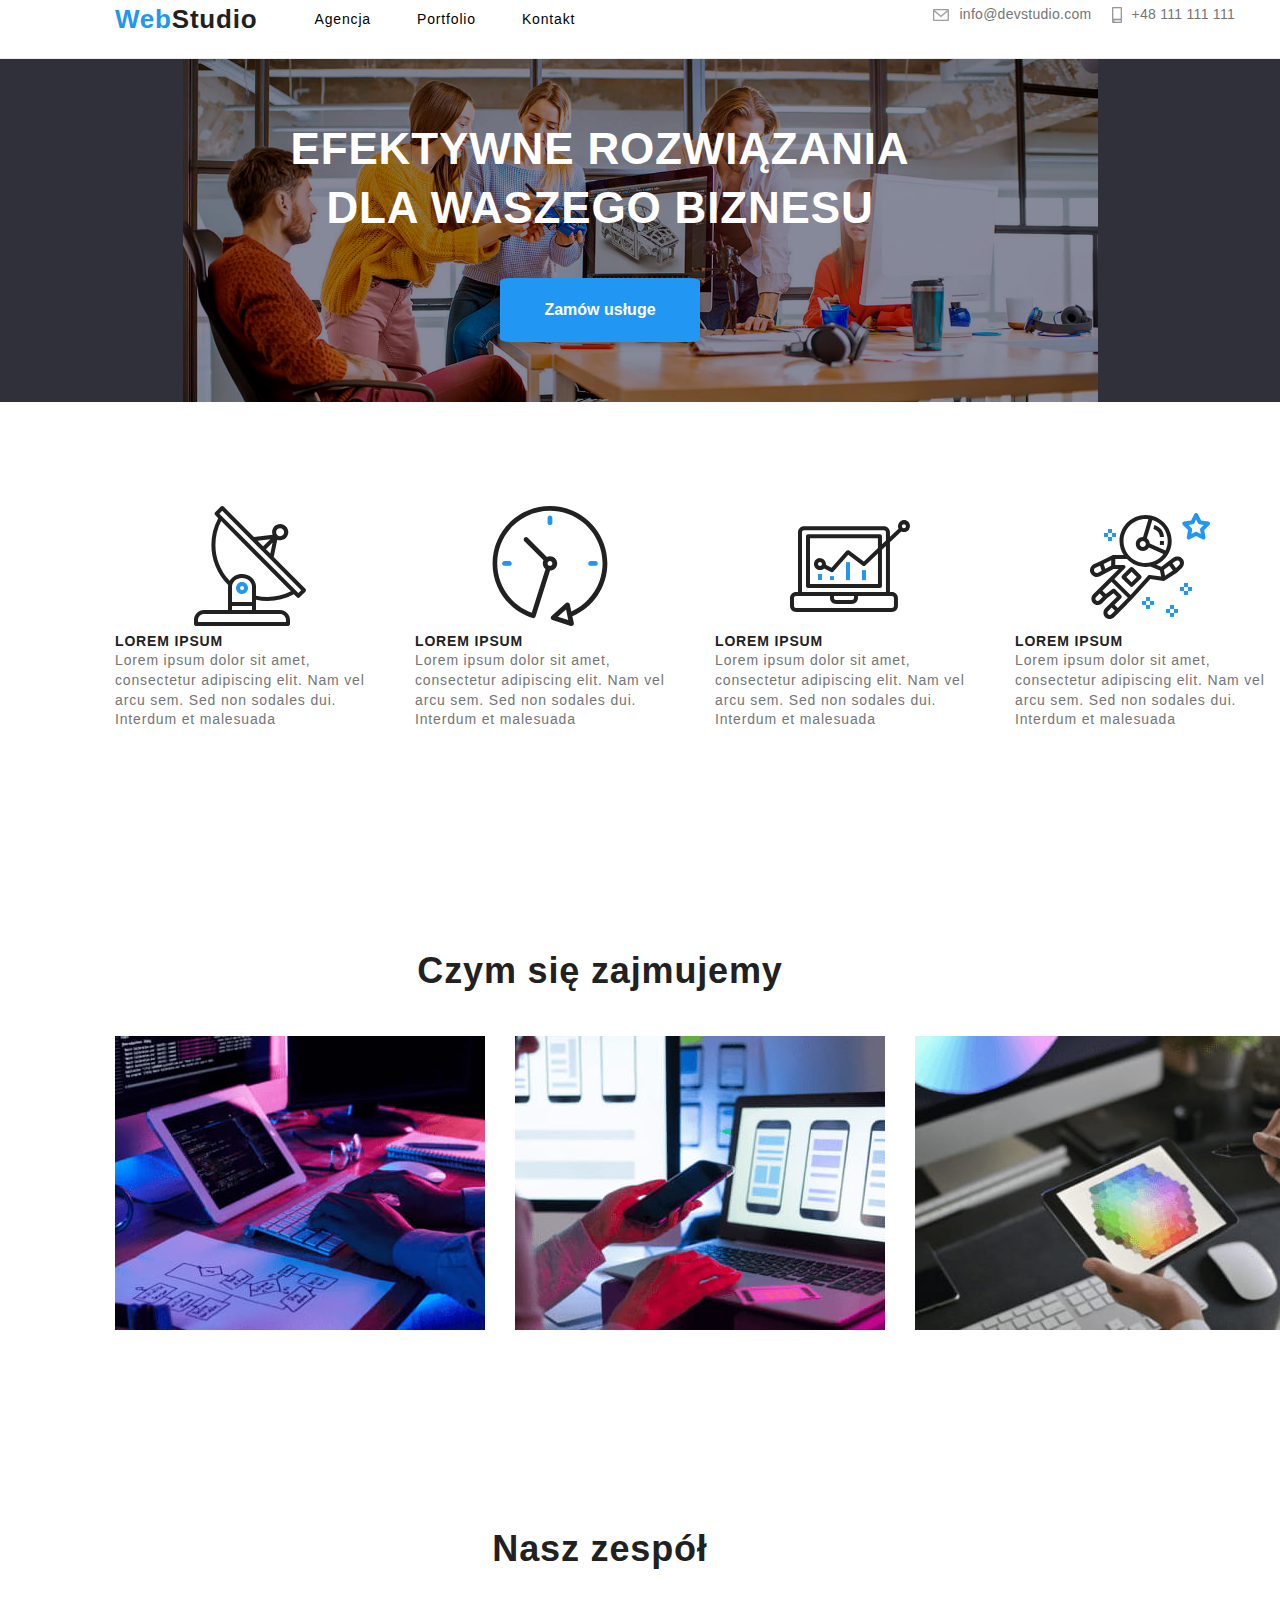
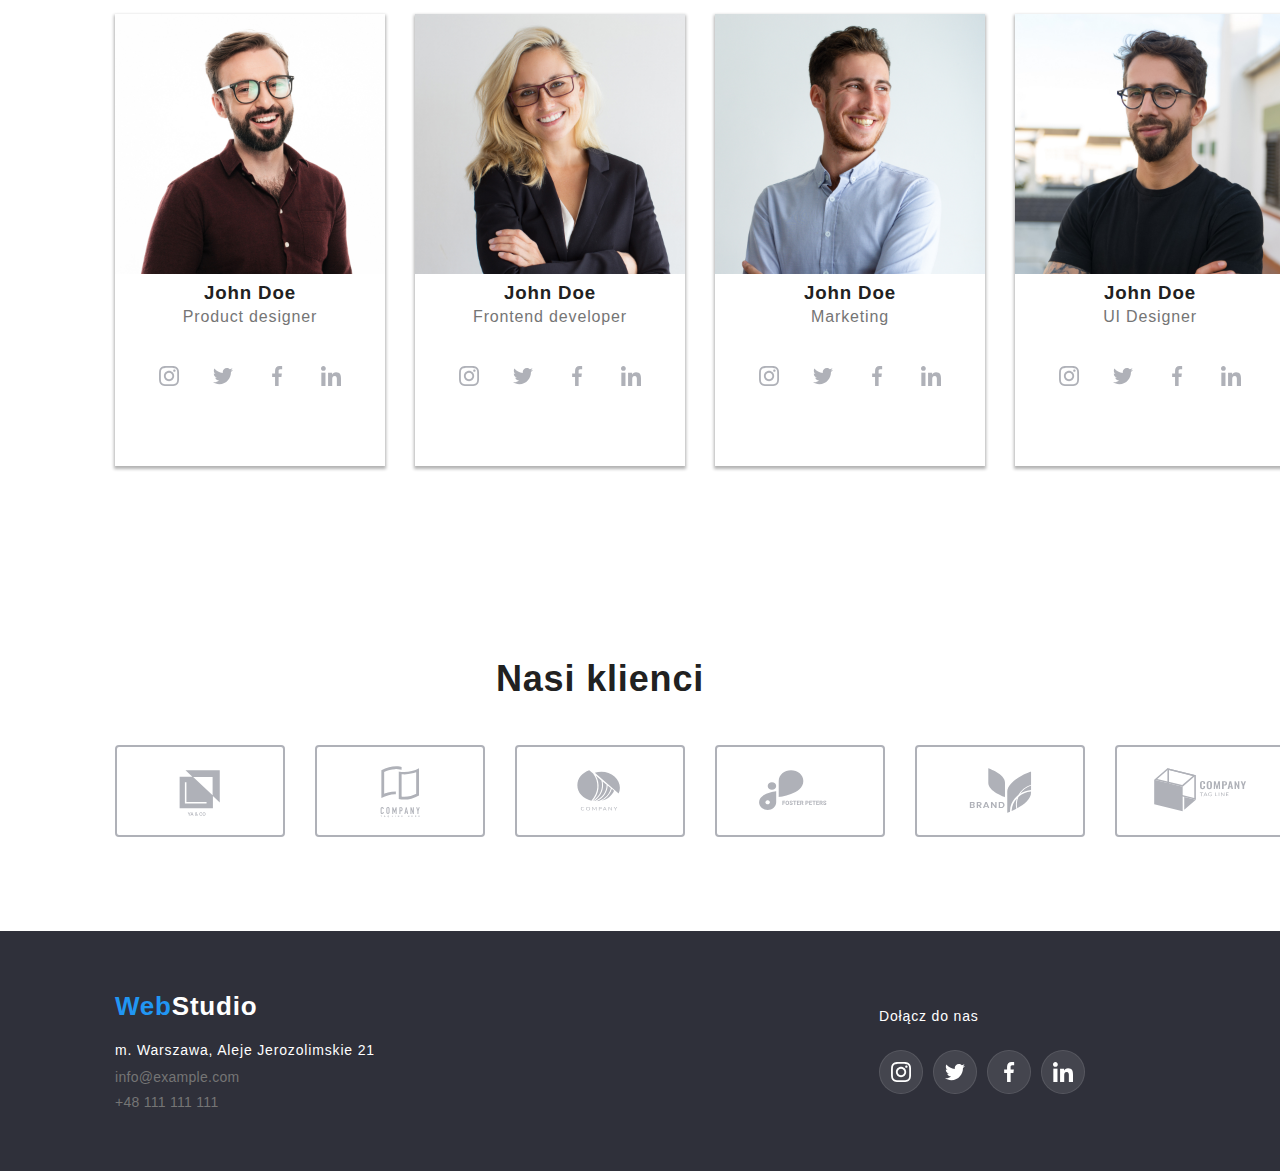
<file: index.html>
<!DOCTYPE html>
<html lang="pl">
<head>
	<meta charset="UTF-8">
	<meta name="viewport" content="width=device-width, initial-scale=1.0">
	<title>WebStudio</title>
	<link href="css/modern-normalize.min.css" rel="stylesheet">
	<link rel="preconnect" href="https://fonts.googleapis.com/">
	<link rel="preconnect" href="https://fonts.gstatic.com/">
	<link href="https://fonts.googleapis.com/css2?family=Tangerine:wght@700&display=swap" rel="stylesheet">
	<link href="css/styles.css" rel="stylesheet">
</head>
<body>
	<header>
		<div class="poziom header">
		<a href="index.html" target="_self" class="logo link"><span class="web">Web</span><span style="color: rgba(33, 33, 33, 1);">Studio</span></a>
		<nav class="menu">
			<ul class="poziom">
				<li><a class="menuopcja link" href="#"  target="_self">Agencja</a></li>
				<li><a class="menuopcja link" href="portfolio.html"  target="_self">Portfolio</a></li>
				<li><a class="menuopcja link" href="#"  target="_self">Kontakt</a></li>
			</ul>
		</nav>
		<ul class="poziom kontakty">
			<li><a class="link kontakt poziom" href="mailto:info@devstudio.com">
				<svg class="icon" width="16" height="12">
					<use href="./images/icons.svg#icon-envelope"></use>
				</svg>
				info@devstudio.com</a></li>
			<li><a class="link kontakt poziom" href="tel:48111111111">
				<svg class="icon" width="10" height="16">
					<use href="images/icons.svg#icon-smartphone"></use>
				</svg> +48 111 111 111</a></li>
		</ul>
		</div>
	</header>
	<main>
		<!-- pierwsekcja (flex?(problem z wyśrodkowaniem bez tego)) -->
		<section class="ciemnasek section sekh" id="sekh1" 
		style="background-image: url('images/sekcja_nag1/img.jpg');
		background-repeat: no-repeat;
		background-position: center;
		background-size: contain;">
			<div class="container">
			<div class="centrum">
				<h1 class="naguwek">EFEKTYWNE ROZWIĄZANIA DLA WASZEGO BIZNESU </h1><!-- czy na pewno h1 powinno być tym a nie WebStudio?--></div>
			<div class="centrum">
				<button class="przycisk" type="button">Zamów usługe</button>
			</div>
			</div>
		</section>
		<!-- Nasze atuty -->
		<section class="section">
			<div class="container">
			<h2 hidden>Nasze atuty</h2>
			<ul class="poziom poziomlista">
				<li>
					<svg class="icon" width="270" height="120"><use href="./images/icons.svg#icon-antenna"></use></svg>
					<p class="wazne">LOREM IPSUM</p>
					<p class="zwykle">Lorem ipsum dolor sit amet, consectetur adipiscing elit. Nam vel arcu sem. Sed non sodales dui. Interdum et malesuada</p>
				</li>
				<li>
					<svg class="icon" width="270" height="120"><use href="./images/icons.svg#icon-clock"></use></svg>
					<p class="wazne">LOREM IPSUM</p>
					<p class="zwykle">Lorem ipsum dolor sit amet, consectetur adipiscing elit. Nam vel arcu sem. Sed non sodales dui. Interdum et malesuada</p>
				</li>
				<li>
					<svg class="icon" width="270" height="120"><use href="./images/icons.svg#icon-diagram"></use></svg>
					<p class="wazne">LOREM IPSUM</p>
					<p class="zwykle">Lorem ipsum dolor sit amet, consectetur adipiscing elit. Nam vel arcu sem. Sed non sodales dui. Interdum et malesuada</p>
				</li>
				<li>
					<svg class="icon" width="270" height="120"><use href="./images/icons.svg#icon-astronaut"></use></svg>
					<p class="wazne">LOREM IPSUM</p>
					<p class="zwykle">Lorem ipsum dolor sit amet, consectetur adipiscing elit. Nam vel arcu sem. Sed non sodales dui. Interdum et malesuada</p>
				</li>
			</ul>
			</div>
		</section>
		<!--Czym się zajmujemy-->
		<section class="section">
			<div class="container">
			<h2 class="naguwek wazne">Czym się zajmujemy</h2>
			<ul class="poziomlista">
				<li><img src="images/Czym_się_zajmujemy/komputer.jpg" alt="komputer, pisanie kodu" width="370" height="294"></li>
				<li><img src="images/Czym_się_zajmujemy/laptop.jpg" alt="laptop, układ graficzny" width="370" height="294"></li>
				<li><img src="images/Czym_się_zajmujemy/tablet.jpg" alt="tablet, paleta kolorów" width="370" height="294"></li>
			</ul>
			</div>	
		</section>
		<!--Nasz zespół-->
		<section class="section">
			<div class="container">
			<h2 class="naguwek wazne">Nasz zespół</h2>
			<ul class="poziomlista">
				<li class="naszkarta">
					<figure>
						<img src="images/Nasz_zespół/product_designer.jpg" alt="Product designer" width="270" height="260">
						<figcaption class="naguwek">
							<h3 class="wazne">John Doe</h3>
							<p class="zwykle">Product designer</p>
							<ul class="poziom socjalki">
								<li>
									<div class="socjalka">
										<svg class="icon" width="20" height="20">
											<use href="./images/icons.svg#icon-instagram"></use>
										</svg>
									</div>
								</li>
								<li>
									<div class="socjalka">
										<svg class="icon" width="20" height="20">
											<use href="./images/icons.svg#icon-twitter"></use>
										</svg>
									</div>
								</li>
								<li>
									<div class="socjalka">
										<svg class="icon" width="20" height="20">
											<use href="./images/icons.svg#icon-facebook"></use>
										</svg>
									</div>
								</li>
								<li>
									<div class="socjalka">
										<svg class="icon" width="20" height="20">
											<use href="./images/icons.svg#icon-linkedin"></use>
										</svg>
									</div>
								</li>
							</ul>
						</figcaption>
					</figure>
				</li>
				<li class="naszkarta">
					<figure>
						<img src="images/Nasz_zespół/frontend_developer.jpg" alt="Frontend developer" width="270" height="260">
						<figcaption class="naguwek">
							<h3 class="wazne">John Doe</h3>
							<p class="zwykle">Frontend developer</p>
							<ul class="poziom socjalki">
								<li>
									<div class="socjalka">
										<svg class="icon" width="20" height="20">
											<use href="./images/icons.svg#icon-instagram"></use>
										</svg>
									</div>
								</li>
								<li>
									<div class="socjalka">
										<svg class="icon" width="20" height="20">
											<use href="./images/icons.svg#icon-twitter"></use>
										</svg>
									</div>
								</li>
								<li>
									<div class="socjalka">
										<svg class="icon" width="20" height="20">
											<use href="./images/icons.svg#icon-facebook"></use>
										</svg>
									</div>
								</li>
								<li>
									<div class="socjalka">
										<svg class="icon" width="20" height="20">
											<use href="./images/icons.svg#icon-linkedin"></use>
										</svg>
									</div>
								</li>
							</ul>
						</figcaption>
					</figure>
				</li>
				<li class="naszkarta">
					<figure>
						<img src="images/Nasz_zespół/marketing.jpg" alt="Marketing" width="270" height="260">
						<figcaption class="naguwek">
							<h3 class="wazne">John Doe</h3>
							<p class="zwykle">Marketing</p>
							<ul class="poziom socjalki">
								<li>
									<div class="socjalka">
										<svg class="icon" width="20" height="20">
											<use href="./images/icons.svg#icon-instagram"></use>
										</svg>
									</div>
								</li>
								<li>
									<div class="socjalka">
										<svg class="icon" width="20" height="20">
											<use href="./images/icons.svg#icon-twitter"></use>
										</svg>
									</div>
								</li>
								<li>
									<div class="socjalka">
										<svg class="icon" width="20" height="20">
											<use href="./images/icons.svg#icon-facebook"></use>
										</svg>
									</div>
								</li>
								<li>
									<div class="socjalka">
										<svg class="icon" width="20" height="20">
											<use href="./images/icons.svg#icon-linkedin"></use>
										</svg>
									</div>
								</li>
							</ul>
						</figcaption>
					</figure>
				</li>
				<li class="naszkarta">
					<figure>
						<img src="images/Nasz_zespół/ui_designer.jpg" alt="UI Designer" width="270" height="260">
						<figcaption class="naguwek">
							<h3 class="wazne">John Doe</h3>
							<p class="zwykle">UI Designer</p>
							<ul class="poziom socjalki">
								<li>
									<div class="socjalka">
										<svg class="icon" width="20" height="20">
											<use href="./images/icons.svg#icon-instagram"></use>
										</svg>
									</div>
								</li>
								<li>
									<div class="socjalka">
										<svg class="icon" width="20" height="20">
											<use href="./images/icons.svg#icon-twitter"></use>
										</svg>
									</div>
								</li>
								<li>
									<div class="socjalka">
										<svg class="icon" width="20" height="20">
											<use href="./images/icons.svg#icon-facebook"></use>
										</svg>
									</div>
								</li>
								<li>
									<div class="socjalka">
										<svg class="icon" width="20" height="20">
											<use href="./images/icons.svg#icon-linkedin"></use>
										</svg>
									</div>
								</li>
							</ul>
						</figcaption>
					</figure>
				</li>
			</ul>
			</div>
		</section>
		<!--Nasi klienci-->
		<section class="section">
			<div class="container">
			<h2 class="naguwek wazne">Nasi klienci</h2>
			<ul class="poziomlista">
				<li>
					<div class="Klient">
						<svg class="icon">
							<use href="./images/icons.svg#icon-Client-1"></use>
						</svg>
					</div>
				</li>
				<li>
					<div class="Klient">
						<svg class="icon">
							<use href="./images/icons.svg#icon-Client-2"></use>
						</svg>
					</div>
				</li>
				<li>
					<div class="Klient">
						<svg class="icon">
							<use href="./images/icons.svg#icon-Client-3"></use>
						</svg>
					</div>
				</li>
				<li>
					<div class="Klient">
						<svg class="icon">
							<use href="./images/icons.svg#icon-Client-4"></use>
						</svg>
					</div>
				</li>
				<li>
					<div class="Klient">
						<svg class="icon">
							<use href="./images/icons.svg#icon-Client-5"></use>
						</svg>
					</div>
				</li>
				<li>
					<div class="Klient">
						<svg class="icon">
							<use href="./images/icons.svg#icon-Client-6"></use>
						</svg>
					</div>
				</li>
			</ul>
			</div>
		</section>
	</main>
	<footer class="ciemnasek" >
		<div class="container poziom">
		<div>
		<a href="index.html" target="_self" class="logo link"><span class="web">Web</span><span>Studio</span></a>
		<ul class="liststop">
			<li class="listel"><a class="link" href="https://www.google.pl/maps/place/aleje+Jerozolimskie+21,+00-508+Warszawa/" target="_blank" rel="noopenernorefferencenofollow">m. Warszawa, Aleje Jerozolimskie 21</a><address></address></li>
			<li class="listel"><a class="link kontakt" href="mailto:info@example.com">info@example.com</a></li>
			<li class="listel"><a class="link kontakt" href="tel:48111111111">+48 111 111 111</a></li>
		</ul>
		</div>
		<div>
		<span>Dołącz do nas</span>
		<ul class="poziom socjalki">
			<li>
				<div class="socjalka">
					<svg class="icon" width="20" height="20">
						<use href="./images/icons.svg#icon-instagram"></use>
					</svg>
				</div>
			</li>
			<li>
				<div class="socjalka">
					<svg class="icon" width="20" height="20">
						<use href="./images/icons.svg#icon-twitter"></use>
					</svg>
				</div>
			</li>
			<li>
				<div class="socjalka">
					<svg class="icon" width="20" height="20">
						<use href="./images/icons.svg#icon-facebook"></use>
					</svg>
				</div>
			</li>
			<li>
				<div class="socjalka">
					<svg class="icon" width="20" height="20">
						<use href="./images/icons.svg#icon-linkedin"></use>
					</svg>
				</div>
			</li>
		</ul>
		</div>
		</div>
	</footer>
</body>
</html>
</file>
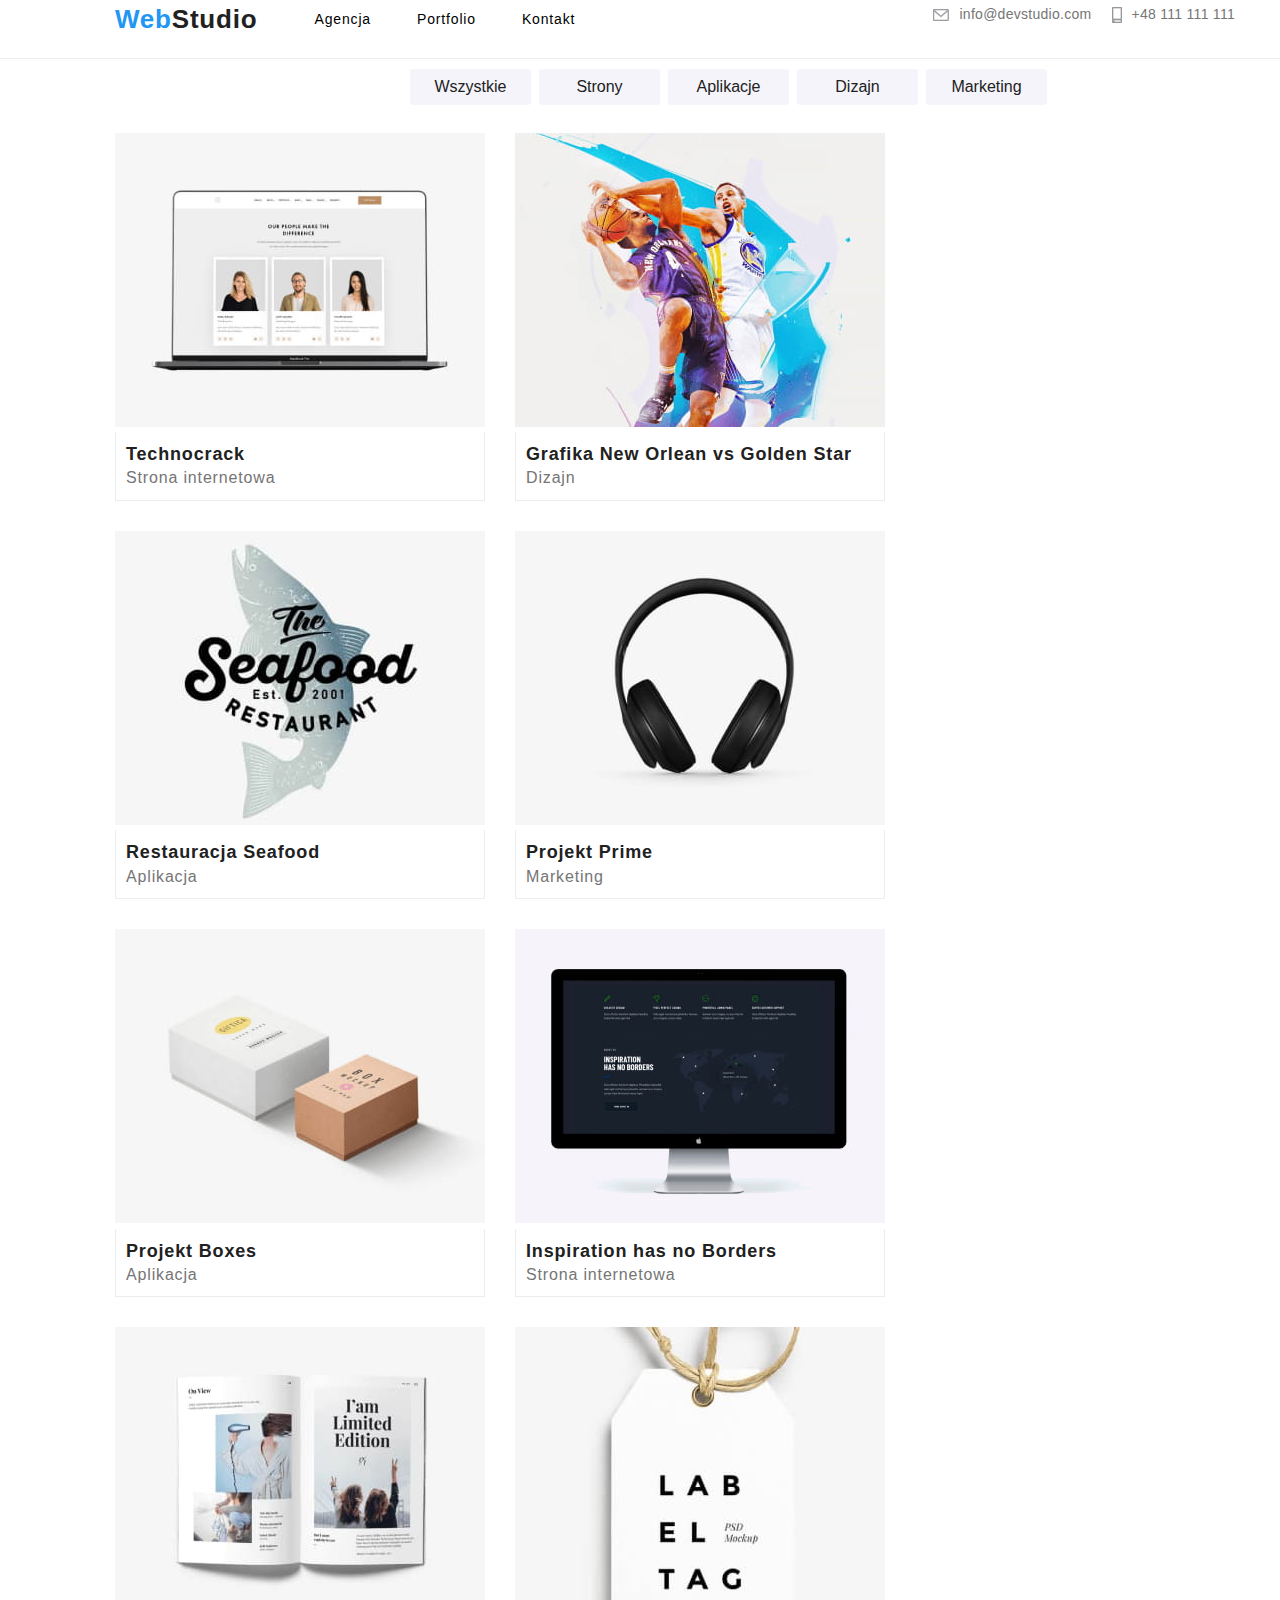
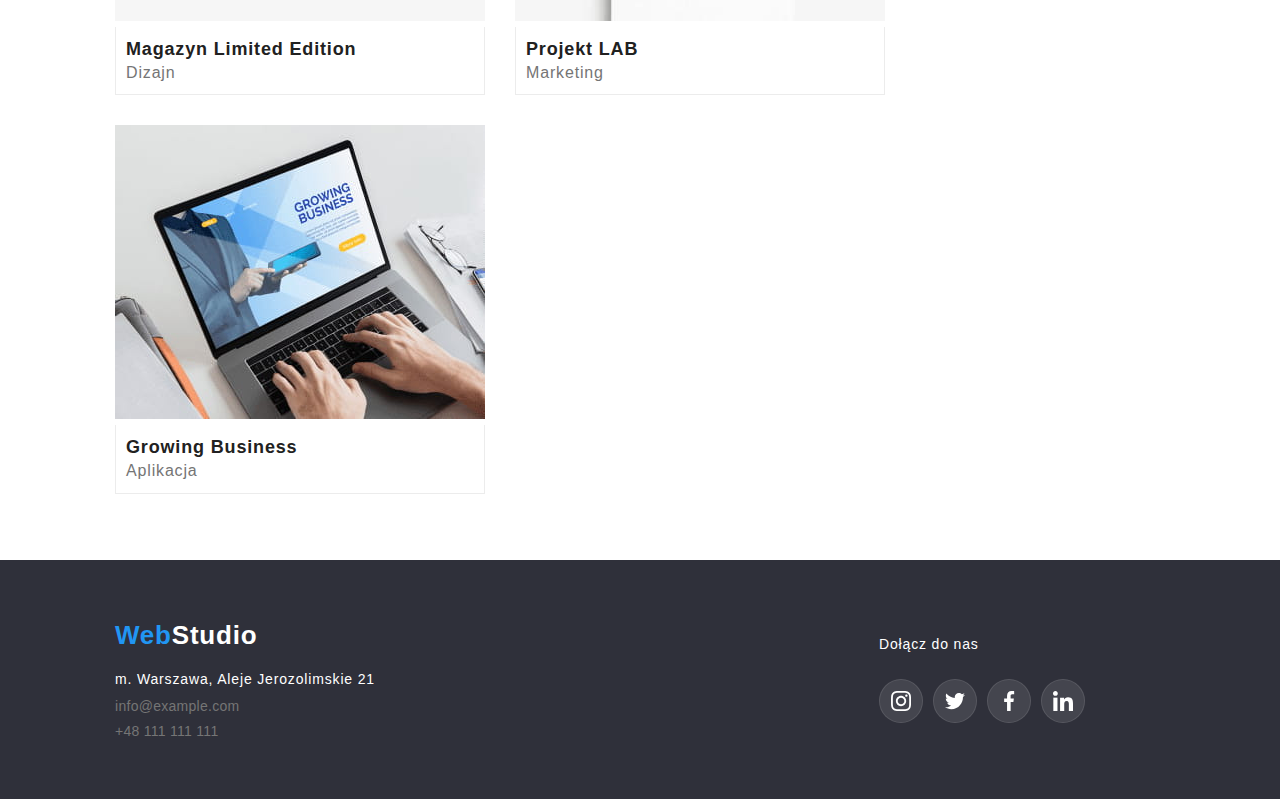
<file: portfolio.html>
<!DOCTYPE html>
<html lang="pl">
<head>
	<meta charset="UTF-8">
	<meta name="viewport" content="width=device-width, initial-scale=1.0">
	<title>WebStudio</title>
	<link href="css/modern-normalize.min.css" rel="stylesheet">
    <link rel="preconnect" href="https://fonts.googleapis.com/">
	<link rel="preconnect" href="https://fonts.gstatic.com/">
	<link href="https://fonts.googleapis.com/css2?family=Tangerine:wght@700&display=swap" rel="stylesheet">
    <link href="css/styles.css" rel="stylesheet">
</head>
<body>
    <header>
		<div class="poziom header">
		<a href="index.html" target="_self" class="logo link"><span class="web">Web</span><span style="color: rgba(33, 33, 33, 1);">Studio</span></a>
		<nav class="menu">
			<ul class="poziom">
				<li><a class="menuopcja link" href="#"  target="_self">Agencja</a></li>
				<li><a class="menuopcja link" href="portfolio.html"  target="_self">Portfolio</a></li>
				<li><a class="menuopcja link" href="#"  target="_self">Kontakt</a></li>
			</ul>
		</nav>
		<ul class="poziom kontakty">
			<li><a class="link kontakt poziom" href="mailto:info@devstudio.com">
				<svg class="icon" width="16" height="12">
					<use href="./images/icons.svg#icon-envelope"></use>
				</svg>
				info@devstudio.com</a></li>
			<li><a class="link kontakt poziom" href="tel:48111111111">
				<svg class="icon" width="10" height="16">
					<use href="images/icons.svg#icon-smartphone"></use>
				</svg> +48 111 111 111</a></li>
		</ul>
		</div>
	</header>
	<main>
		<!-- Portfolio -->
		<section>
            <div class="container">
			<ul class="poziom przyciski">
                <li><button class="przycisk" type="button">Wszystkie</button></li>
                <li><button class="przycisk" type="button">Strony</button></li>
                <li><button class="przycisk" type="button">Aplikacje</button></li>
                <li><button class="przycisk" type="button">Dizajn</button></li>
                <li><button class="przycisk" type="button">Marketing</button></li>
            </ul>
            <ul class="siatka">
                <li class="siatkaitem portkarta">
                    <figure>
                        <img src="images/Portfolio/3ludzi.jpg" alt="3 ludzi" width = "370" height = "294">
                        <figcaption>
                            <h2 class="wazne podpis">Technocrack</h2>
                            <p class="zwykle kategoria">Strona internetowa</p>
                        </figcaption>
                    </figure>
                </li>
                <li class="siatkaitem portkarta">
                    <figure>
                        <img src="images/Portfolio/koszykarze.jpg" alt="koszykarze"  width = "370" height = "294">
                        <figcaption>
                            <h2 class="wazne podpis">Grafika New Orlean vs Golden Star</h2>
                            <p class="zwykle kategoria">Dizajn</p>
                        </figcaption>
                    </figure>
                </li>
                <li>
                    <figure class="siatkaitem portkarta">
                        <img src="images/Portfolio/rybainapis.jpg" alt="ryba i napis"  width = "370" height = "294">
                        <figcaption>
                            <h2 class="wazne podpis">Restauracja Seafood</h2>
                            <p class="zwykle kategoria">Aplikacja</p>
                        </figcaption>
                    </figure>
                </li>
                <li class="siatkaitem portkarta">
                    <figure>
                        <img src="images/Portfolio/suuchawki.jpg" alt="słuchawki"  width = "370" height = "294">
                        <figcaption>
                            <h2 class="wazne podpis">Projekt Prime</h2>
                            <p class="zwykle kategoria">Marketing</p>
                        </figcaption>
                    </figure>
                </li>
                <li class="siatkaitem portkarta">
                    <figure>
                        <img src="images/Portfolio/2pudeuka.jpg" alt="2 pudełka"  width = "370" height = "294">
                        <figcaption>
                            <h2 class="wazne podpis">Projekt Boxes</h2>
                            <p class="zwykle kategoria">Aplikacja</p>
                        </figcaption>
                    </figure>
                </li>
                <li class="siatkaitem portkarta">
                    <figure>
                        <img src="images/Portfolio/monitorimapa.jpg" alt="mapa na monitorze"  width = "370" height = "294">
                        <figcaption>
                            <h2 class="wazne podpis">Inspiration has no Borders</h2>
                            <p class="zwykle kategoria">Strona internetowa</p>
                        </figcaption>
                    </figure>
                </li>
                <li class="siatkaitem portkarta">
                    <figure>
                        <img src="images/Portfolio/magazyn.jpg" alt="magazyn"  width = "370" height = "294">
                        <figcaption>
                            <h2 class="wazne podpis">Magazyn Limited Edition</h2>
                            <p class="zwykle kategoria">Dizajn</p>
                        </figcaption>
                    </figure>
                </li>
                <li class="siatkaitem portkarta">
                    <figure>
                        <img src="images/Portfolio/metka.jpg" alt="metka"  width = "370" height = "294">
                        <figcaption>
                            <h2 class="wazne podpis">Projekt LAB</h2>
                            <p class="zwykle kategoria">Marketing</p>
                        </figcaption>
                    </figure>
                </li>
                <li class="siatkaitem portkarta">
                    <figure>
                        <img src="images/Portfolio/laptop.jpg" alt="laptop"  width = "370" height = "294">
                        <figcaption>
                            <h2 class="wazne podpis">Growing Business</h2>
                            <p class="zwykle kategoria">Aplikacja</p>
                        </figcaption>
                    </figure>
                </li>
            </ul>
            </div>
		</section>
	</main>
    <footer class="ciemnasek" >
		<div class="container poziom">
		<div>
		<a href="index.html" target="_self" class="logo link"><span class="web">Web</span><span>Studio</span></a>
		<ul class="liststop">
			<li class="listel"><a class="link" href="https://www.google.pl/maps/place/aleje+Jerozolimskie+21,+00-508+Warszawa/" target="_blank" rel="noopenernorefferencenofollow">m. Warszawa, Aleje Jerozolimskie 21</a><address></address></li>
			<li class="listel"><a class="link kontakt" href="mailto:info@example.com">info@example.com</a></li>
			<li class="listel"><a class="link kontakt" href="tel:48111111111">+48 111 111 111</a></li>
		</ul>
		</div>
		<div>
		<span>Dołącz do nas</span>
		<ul class="poziom socjalki">
			<li>
				<div class="socjalka">
					<svg class="icon" width="20" height="20">
						<use href="./images/icons.svg#icon-instagram"></use>
					</svg>
				</div>
			</li>
			<li>
				<div class="socjalka">
					<svg class="icon" width="20" height="20">
						<use href="./images/icons.svg#icon-twitter"></use>
					</svg>
				</div>
			</li>
			<li>
				<div class="socjalka">
					<svg class="icon" width="20" height="20">
						<use href="./images/icons.svg#icon-facebook"></use>
					</svg>
				</div>
			</li>
			<li>
				<div class="socjalka">
					<svg class="icon" width="20" height="20">
						<use href="./images/icons.svg#icon-linkedin"></use>
					</svg>
				</div>
			</li>
		</ul>
		</div>
		</div>
	</footer>
</body>
</html>
</file>
<file: css/styles.css>
:root {
  --blekit:rgba(33, 150, 243, 1);
  --superjasnoszary: rgba(245, 244, 250, 1);
  --uperjasnoszary: rgba(236, 236, 236, 1);
  --jasnoszary: rgba(117, 117, 117, 1);
  --ciemnoszary:  rgba(33, 33, 33, 1);
  --ciemnoszaryb: rgba(255, 255, 255, 0.1);
  --szarocien: rgba(229, 229, 229, 0.4);
  --jasnoszaryikony: rgba(175, 177, 184, 1);
  --bialy: rgba(255, 255, 255, 1);
}

*
{
  box-sizing: border-box;
}

body 
{
    font-family: 'Roboto', 'Verdana', 'Tahoma', sans-serif;
    font-size: 14px;
    line-height: 117%;
    letter-spacing: 0.06em;
}
h1, h2, h3, h4, h5, h6, p, ul, li
{
  margin: 0;
  padding: 0;
  border: 0;
  line-height: 1.4em;
  vertical-align: baseline;
  text-decoration: none;
  outline: 0;
}
.container
{
  width: 1200px;
  margin:0%;
  padding-left: 115px;
  padding-right: 115px;
  /*padding-top: 24px;*/
}

.section
{
  width: 1600px ;
  margin:0;
  padding-top: 94px;
  padding-bottom: 94px;
}
.link
{
  text-decoration: none;
  color: inherit;
}
.kontakty
{
  display: flex;
  gap: 20px;
}

.kontakty li {
  flex-basis: calc((100% - 30px) / 2);
}

.kontakty .poziom
{
  gap: 10px;
}

.kontakt {
  font-weight: 500;
  font-size: 14px;
  line-height: 1.14;
  letter-spacing: 0.02em;
  color: var(--jasnoszary);
  fill: var(--jasnoszary);
  stroke-width: 1px;
  stroke: var(--jasnoszary);
  text-decoration-line: none;
  display: flex;
  align-items: center;
  gap: 10px;
}
.kontakt :focus, .kontakt :hover
{
  color: var(--blekit);
  stroke: var(--blekit);
  fill: var(--blekit);
  border-color: var(--blekit);
}
.icon 
{
  fill: var(--jasnoszaryikony);
}
/*.icon:hover
{
  fill:blue;
}*/
/*
.ciemnasek .icon
{
  fill: #a2a2a2;
}*/
.header
{
  border-bottom: 1px solid var(--uperjasnoszary);
  width: 1400px;
  margin:0%;
  padding-left: 115px;
  padding-right: 115px;
}
/*«C1» Jako tło tworzony jest duży obraz z efektem przyciemnienia (pod nagłówkiem). Do przyciemnienia stosuje się wielowarstwowe tło z gradientem.*/



.poziom
{
  display: flex;
  justify-content: space-between;
  align-items:center;
}/*
.poziom ul.poziom 
{
  margin-left: 93px;
}*/
ul.poziomlista
{
  display: flex;
  justify-content: space-between;
  align-items: center;
  gap: 30px;/**/
}

.poziom > li:first-child
{
  margin-left: 0;
}
.poziom > li:last-child
{
  margin-right: 0;
}
.poziom .kontakty:first-of-type
{
  margin-right: 50px;
}
.poziom > .kontakty
{
  margin-left: 301px;
  margin-top: 0px;
}

ul
{
  list-style: none;
}

ul.poziom
{
  margin-top: 10px;
  padding-bottom: 28px;
}
a.logo.link
{
  font-family: 'Raleway', 'Roboto', 'Verdana', 'Tahoma', sans-serif;
  font-size: 26px;
  font-weight: 700;
  color: inherit;
  letter-spacing: 0.03em;
  line-height: 117%;
  margin-bottom: 20px;
  /*line-height: 30.52px;
  letter-spacing: 0.03em;
  text-align: left;*/
}

.naszkarta
{
  box-shadow: 0px 2px 3px 1px hsla(0,0%,0%,.3);
}

.portkarta:hover
{
  box-shadow: 0px 2px 3px 1px hsla(0,0%,0%,.3);
}

.socjalki
{
  display: flex;
  gap: 10px;
  padding: 16px 32px 0px;
}
.socjalki .socjalka {
  display: flex;
  justify-content: center;
  align-items: center;
  width: 44px;
  height: 44px;
  border: 1px solid var(--bialy);
  border-radius: 50%;
  cursor: pointer;
}

.socjalki div.socjalka:hover, .socjalki div.socjalka:focus
{
  background-color: var(--blekit);
}

.socjalki .socjalka:hover .icon, .socjalki .socjalka:focus .icon
{
  color: var(--bialy);
  fill: var(--bialy);
}
.socjalki .socjalka .icon:hover, .socjalki .socjalka .icon:focus
{
  color: var(--bialy);
  fill: var(--bialy);
}
.ciemnasek .socjalki
{
  padding: 16px 0px 0px;
}

.ciemnasek .socjalki .socjalka
{
  display: flex;
  justify-content: center;
  align-items: center;
  width: 44px;
  height: 44px;
  border: 1px solid var(--ciemnoszaryb);
  background-color: var(--ciemnoszaryb);
  border-radius: 50%;
  cursor: pointer;
}

.ciemnasek .socjalki div.socjalka .icon
{
  color: var(--bialy);
  fill: var(--bialy);
}

.ciemnasek .socjalki div.socjalka:hover, .socjalki div.socjalka:focus
{
  background-color: var(--blekit);
}

.menu > .link
{
  font-weight: 500;
  background:var(--ciemnoszary);
}
.web, .link:hover, .link:focus
{
  color: var(--blekit);
  stroke: var(--blekit);
  fill: var(--blekit);
  border-color: var(--blekit);
}

.menu > .poziom 
{
  gap: 46px;
}

.ciemnasek
{
  background: rgba(47, 48, 58, 1);
  color: rgba(255, 255, 255, 1);
  padding-top: 60px;
  padding-bottom: 60px;
}
.liststop > .listel
{
  margin-top: 9px;
  margin-bottom: 9px;
}

.liststop > .listel:first-child
{
  margin-top: 20px;
}

.liststop > .listel:last-child
{
  margin-bottom: 0px;
}

.naguwek
{
  text-align: center;
  font-size: 16px;
  margin-bottom: 40px;
}

h2.naguwek
{
  font-size: 36px;
}

h1.naguwek
{
  font-size: 44px;
  font-weight: 900;
  line-height: 136%;
  width: 696px;
}

.przycisk
{
  color: var(--ciemnoszary);
  background: var(--superjasnoszary);
  font-size: 16px;
  font-weight: 500;
  text-align: center;
  line-height: 162.5%;
  border-width: 0;
  cursor:pointer;
  width: 121px;
  padding: 5px;
  border-radius: 5%;
}

/*.przycisk:active
{
  color: white;
  background: var(--blekit);
}*/

.przycisk:hover, .przycisk:focus
{
  box-shadow: 0px 2px 3px 1px hsla(0,0%,0%,.3);
  color: white;
  background: var(--blekit);
}

.ciemnasek .przycisk
{
  background: var(--blekit);
  box-shadow: 0px 4px 4px 0px rgba(0, 0, 0, 0.15);
  color: inherit;
  font-size: 16px;
  font-weight: 700;
  line-height: 187.5%;
  text-align: center;
  width: 200px;
  padding: 17px;
}

.wazne
{
  font-weight: 700;
  color: var(--ciemnoszary);
}

.zwykle
{
  color: var(--jasnoszary);
}

.podpis
{
  font-size: 18px;
}

.kategoria
{
  font-size: 16px;
}

.ciemnasek > .kontakt
{
  color: rgba(255, 255, 255, 0.6);
}

.centrum
{
  display: flex;
  justify-content: center;
}
/**/
.Klient
{
  width: 170px;
  height: 92px;
  display: flex;
  align-items: center;
  align-content: center;
  border-color: var(--jasnoszaryikony);
  border-style: solid;
  border-width: 2px;
  border-radius: 4px;
  cursor: pointer;
}

.Klient:hover, .Klient:focus 
{
  border-color: var(--blekit);
}
.Klient:hover svg.icon, svg.Klient:focus .icon
{
  color: var(--blekit);
  fill: var(--blekit);
}

.siatka
{
  display: flex;
  flex-wrap: wrap;
  gap: 30px;
  margin-bottom:66px;
}

.siatkaitem:nth-child(3n+1)
{
  margin-left: 0;
}

figure
{
  margin:0;
}

.siatkaitem:nth-child(3n)
{
  margin-right: 0;
}

.siatka figcaption
{
  border-bottom: 1px solid var(--uperjasnoszary);
  border-left: 1px solid var(--uperjasnoszary);
  border-right: 1px solid var(--uperjasnoszary);
  padding: 10px;
}
/*
.portkarta:hover, .portkarta:focus
{

}
*/
.przyciski
{
  padding-left: 295px;
  padding-right: 295px;
}
/*
#sekh
{
  background-image: url('images/sekcja_nag1/img.jpg');
  background-repeat: no-repeat;
  background-position: center;
  background-size: contain;
}*/
.sekh {
  background-image: linear-gradient(
      90deg,
      var(--szarocien),
      var(--szarocien)
    ),
    url(../images/img.jpg);
  max-width: 100%;
  background-repeat: no-repeat;
  background-position: center;
  background-size: cover, 1600px;
}

.przyciski
{
  gap: 8px;
}
</file>
